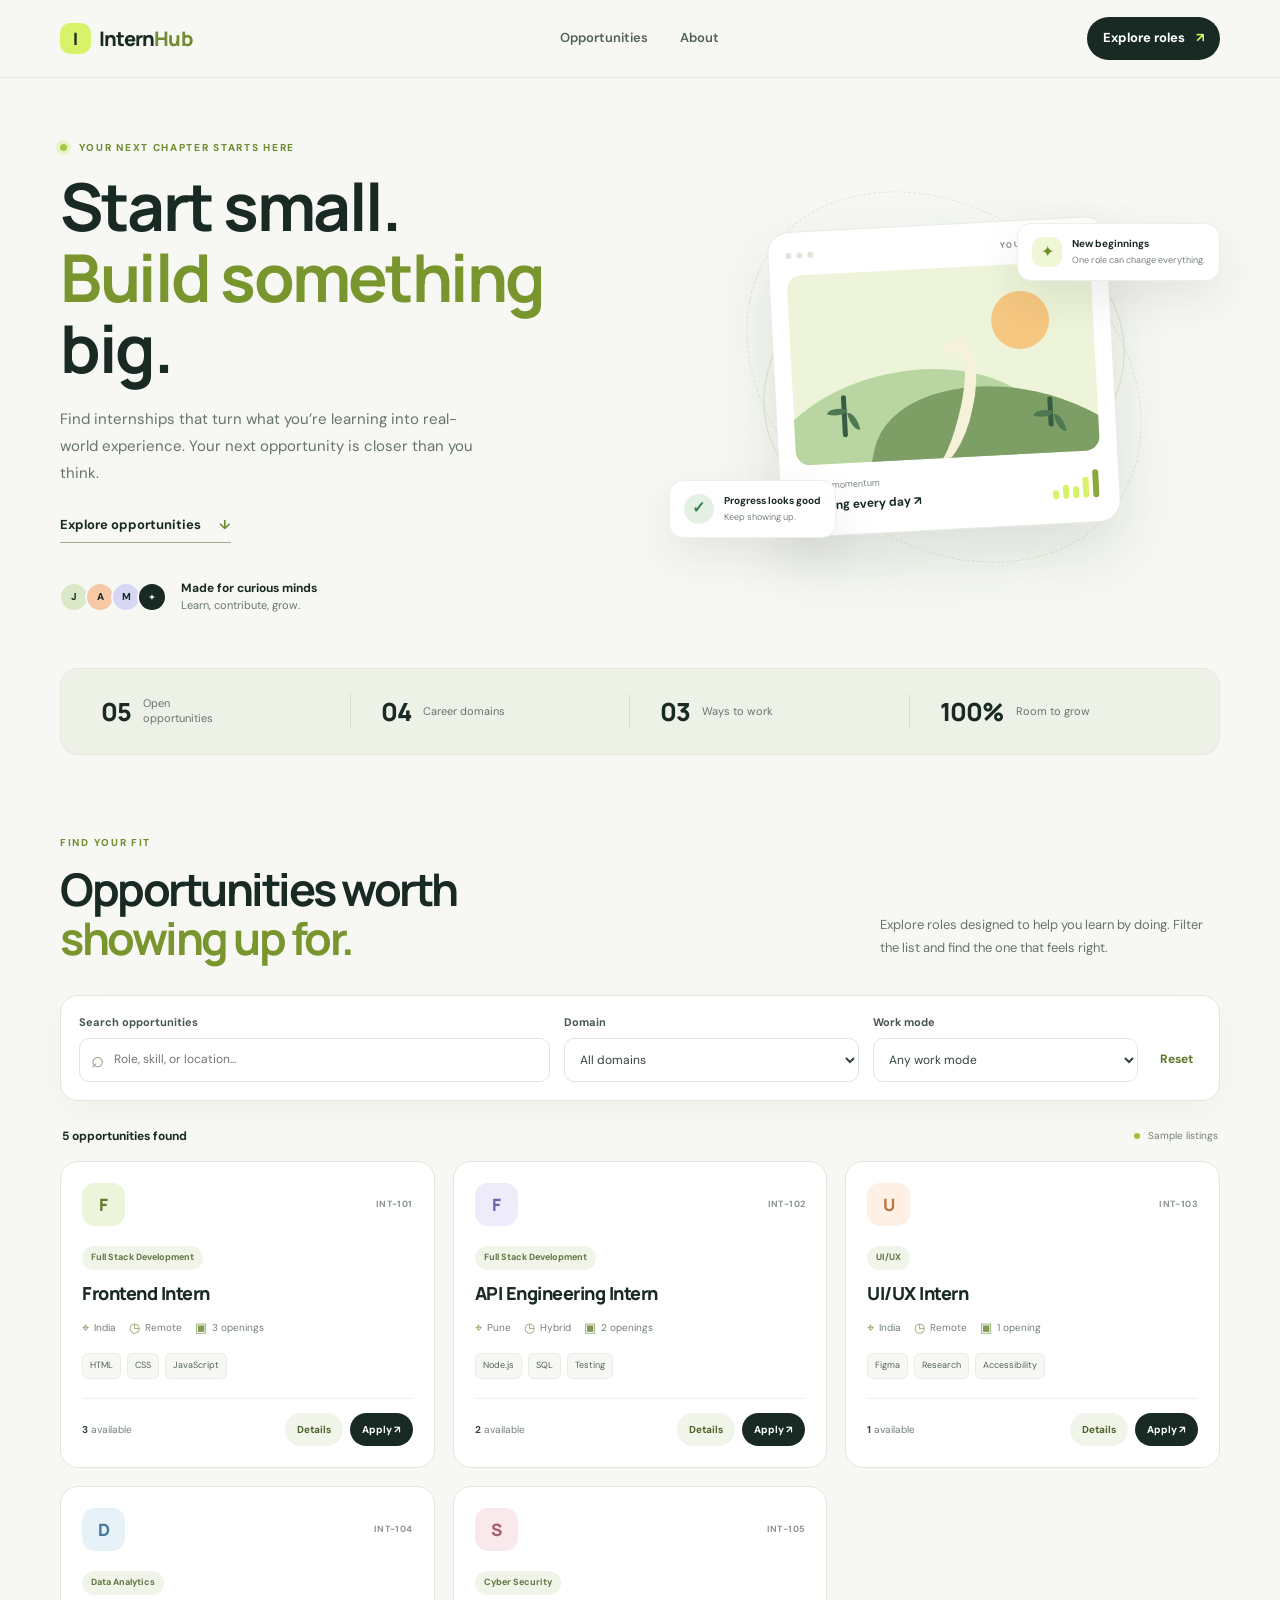
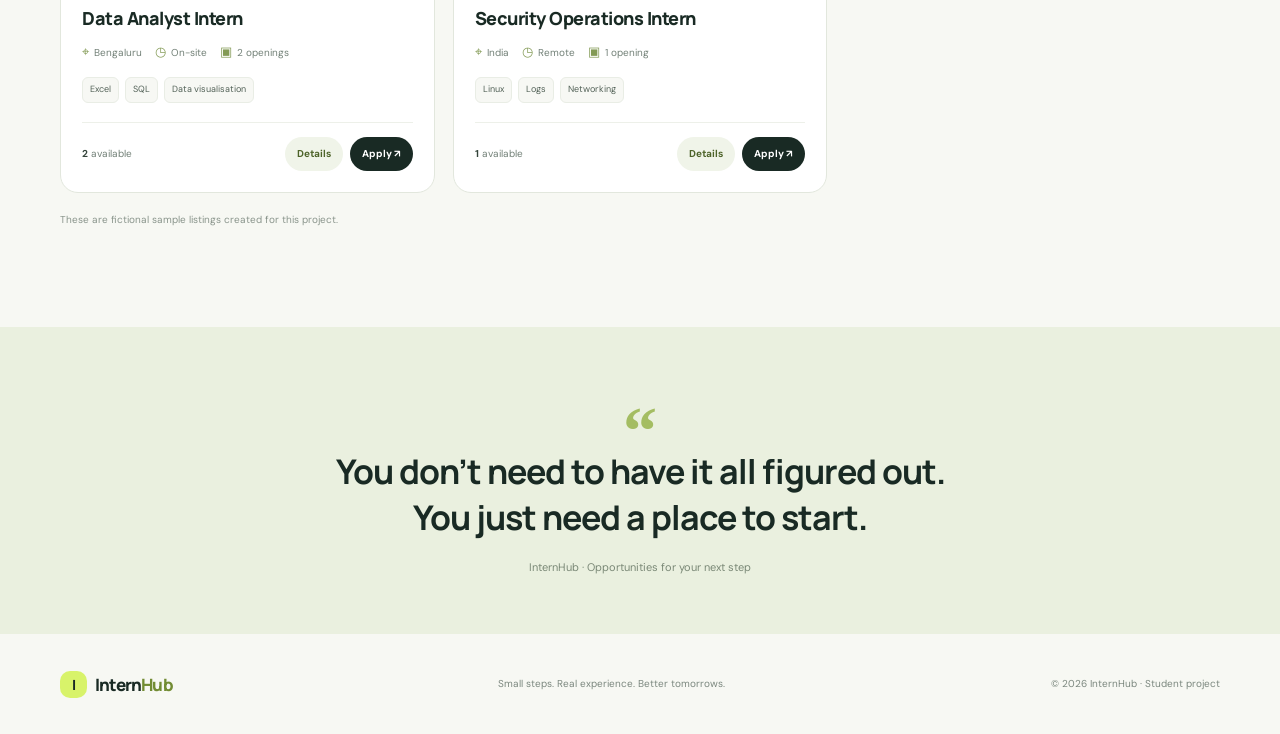
<file: index.html>
<!doctype html>
<html lang="en">
<head>
  <meta charset="utf-8">
  <meta name="viewport" content="width=device-width, initial-scale=1">
  <meta name="description" content="Find your next internship with InternHub. Search roles, filter by domain and work mode, and apply.">
  <title>InternHub — Find your next opportunity</title>
  <link rel="stylesheet" href="internship2.css">
  <script src="web.js" defer></script>
</head>
<body>
  <a class="skip-link" href="#main">Skip to internship listings</a>
  <header class="site-header">
    <div class="nav-wrap">
      <a class="brand" href="#" aria-label="InternHub home"><span class="brand-mark" aria-hidden="true">I</span> Intern<span>Hub</span></a>
      <nav aria-label="Main navigation"><a href="#opportunities">Opportunities</a><a href="#about">About</a></nav>
      <a class="nav-cta" href="#opportunities">Explore roles <span aria-hidden="true">↗</span></a>
    </div>
  </header>

  <main id="main">
    <section class="hero">
      <div class="hero-content">
        <p class="eyebrow"><span class="eyebrow-dot"></span> YOUR NEXT CHAPTER STARTS HERE</p>
        <h1>Start small.<br><span>Build something</span> big.</h1>
        <p class="hero-copy">Find internships that turn what you’re learning into real-world experience. Your next opportunity is closer than you think.</p>
        <a class="hero-link" href="#opportunities">Explore opportunities <span aria-hidden="true">↓</span></a>
        <div class="hero-proof"><div class="avatar-stack" aria-hidden="true"><span>J</span><span>A</span><span>M</span><span>+</span></div><p><strong>Made for curious minds</strong><br><span>Learn, contribute, grow.</span></p></div>
      </div>
      <div class="hero-art" aria-label="Illustration of a career growth dashboard">
        <div class="art-orbit orbit-one"></div><div class="art-orbit orbit-two"></div>
        <div class="floating-note note-top"><span class="note-icon">✦</span><span><strong>New beginnings</strong><small>One role can change everything.</small></span></div>
        <div class="dashboard-card">
          <div class="dash-top"><span class="dash-dot"></span><span class="dash-dot"></span><span class="dash-dot"></span><span class="dash-label">YOUR NEXT MOVE</span></div>
          <div class="dash-illustration"><div class="sun"></div><div class="hill hill-back"></div><div class="hill hill-front"></div><div class="path"></div><div class="plant plant-a"></div><div class="plant plant-b"></div></div>
          <div class="dash-bottom"><div><small>Career momentum</small><strong>Growing every day ↗</strong></div><div class="growth-bars"><i></i><i></i><i></i><i></i><i></i></div></div>
        </div>
        <div class="floating-note note-bottom"><span class="check-bubble">✓</span><span><strong>Progress looks good</strong><small>Keep showing up.</small></span></div>
      </div>
    </section>

    <section class="stats-strip" aria-label="Internship board overview">
      <div><strong id="stat-roles">05</strong><span>Open opportunities</span></div>
      <div><strong>04</strong><span>Career domains</span></div>
      <div><strong>03</strong><span>Ways to work</span></div>
      <div><strong>100%</strong><span>Room to grow</span></div>
    </section>

    <section class="opportunities section-wrap" id="opportunities">
      <div class="section-heading">
        <div><p class="eyebrow">FIND YOUR FIT</p><h2>Opportunities worth<br><span>showing up for.</span></h2></div>
        <p class="section-intro">Explore roles designed to help you learn by doing. Filter the list and find the one that feels right.</p>
      </div>

      <form class="filter-panel" id="filter-form" role="search" aria-label="Search and filter internships">
        <div class="search-field">
          <label for="search-input">Search opportunities</label>
          <div class="input-with-icon"><span aria-hidden="true">⌕</span><input id="search-input" name="q" type="search" placeholder="Role, skill, or location..." autocomplete="off"></div>
        </div>
        <div class="filter-field"><label for="domain-filter">Domain</label>
          <select id="domain-filter" name="domain"><option value="all">All domains</option><option>Full Stack Development</option><option>UI/UX</option><option>Data Analytics</option><option>Cyber Security</option></select>
        </div>
        <div class="filter-field"><label for="mode-filter">Work mode</label>
          <select id="mode-filter" name="mode"><option value="all">Any work mode</option><option>Remote</option><option>Hybrid</option><option>On-site</option></select>
        </div>
        <button class="reset-btn" id="reset-filters" type="button">Reset</button>
      </form>

      <div class="results-row"><p id="results-count" aria-live="polite" aria-atomic="true">Loading opportunities…</p><span class="results-note"><span class="live-dot"></span> Sample listings</span></div>
      <div id="loading-state" class="state-panel"><span class="loader" aria-hidden="true"></span><p>Finding opportunities for you…</p></div>
      <div id="error-state" class="state-panel error-state" hidden><span class="state-symbol" aria-hidden="true">!</span><h3>We couldn’t load the listings</h3><p>Check your connection and try again.</p><button id="retry-button" class="button button-dark" type="button">Try again</button></div>
      <div id="empty-state" class="state-panel" hidden><span class="state-symbol" aria-hidden="true">⌕</span><h3>No matching opportunities</h3><p>Try another keyword or reset your filters to see all roles.</p><button id="empty-reset" class="button button-dark" type="button">Clear filters</button></div>
      <div class="internship-grid" id="internship-list" aria-label="Internship results" aria-busy="true"></div>
      <p class="data-note">These are fictional sample listings created for this project.</p>
    </section>

    <section class="quote-section" id="about"><div class="quote-mark" aria-hidden="true">“</div><blockquote>You don’t need to have it all figured out. You just need a place to start.</blockquote><p>InternHub · Opportunities for your next step</p></section>
  </main>

  <footer class="site-footer"><a class="brand" href="#"><span class="brand-mark" aria-hidden="true">I</span> Intern<span>Hub</span></a><p>Small steps. Real experience. Better tomorrows.</p><span>© 2026 InternHub · Student project</span></footer>

  <dialog id="details-dialog" aria-labelledby="dialog-title">
    <div class="dialog-head"><span class="dialog-kicker">OPPORTUNITY DETAILS</span><button type="button" class="icon-button" id="close-details" aria-label="Close details">×</button></div>
    <div id="dialog-content"></div>
  </dialog>

  <dialog id="apply-dialog" aria-labelledby="apply-title">
    <div class="dialog-head"><span class="dialog-kicker">TAKE THE NEXT STEP</span><button type="button" class="icon-button" id="close-apply" aria-label="Close application form">×</button></div>
    <div class="apply-intro"><p class="eyebrow">APPLICATION</p><h2 id="apply-title">Make your move.</h2><p id="apply-role" class="muted"></p></div>
    <form id="application-form" class="application-form" novalidate>
      <input type="hidden" id="apply-internship-id" name="internshipId">
      <div class="form-field"><label for="applicant-name">Full name <span aria-hidden="true">*</span></label><input id="applicant-name" name="name" autocomplete="name" required minlength="2" maxlength="80"><small class="field-error" id="name-error"></small></div>
      <div class="form-field"><label for="applicant-email">Email address <span aria-hidden="true">*</span></label><input id="applicant-email" name="email" type="email" autocomplete="email" required maxlength="254"><small class="field-error" id="email-error"></small></div>
      <div class="form-field"><label for="portfolio-url">Portfolio or LinkedIn URL <span class="optional">(optional)</span></label><input id="portfolio-url" name="portfolio" type="url" placeholder="https://example.com" autocomplete="url"><small class="field-error" id="portfolio-error"></small></div>
      <p class="form-note">Demo only: your application is saved in this browser, not sent to a company.</p>
      <button class="button button-dark submit-button" type="submit">Submit demo application <span aria-hidden="true">↗</span></button>
      <p id="application-feedback" class="form-feedback" role="status" aria-live="polite"></p>
    </form>
  </dialog>
</body>
</html>
</file>
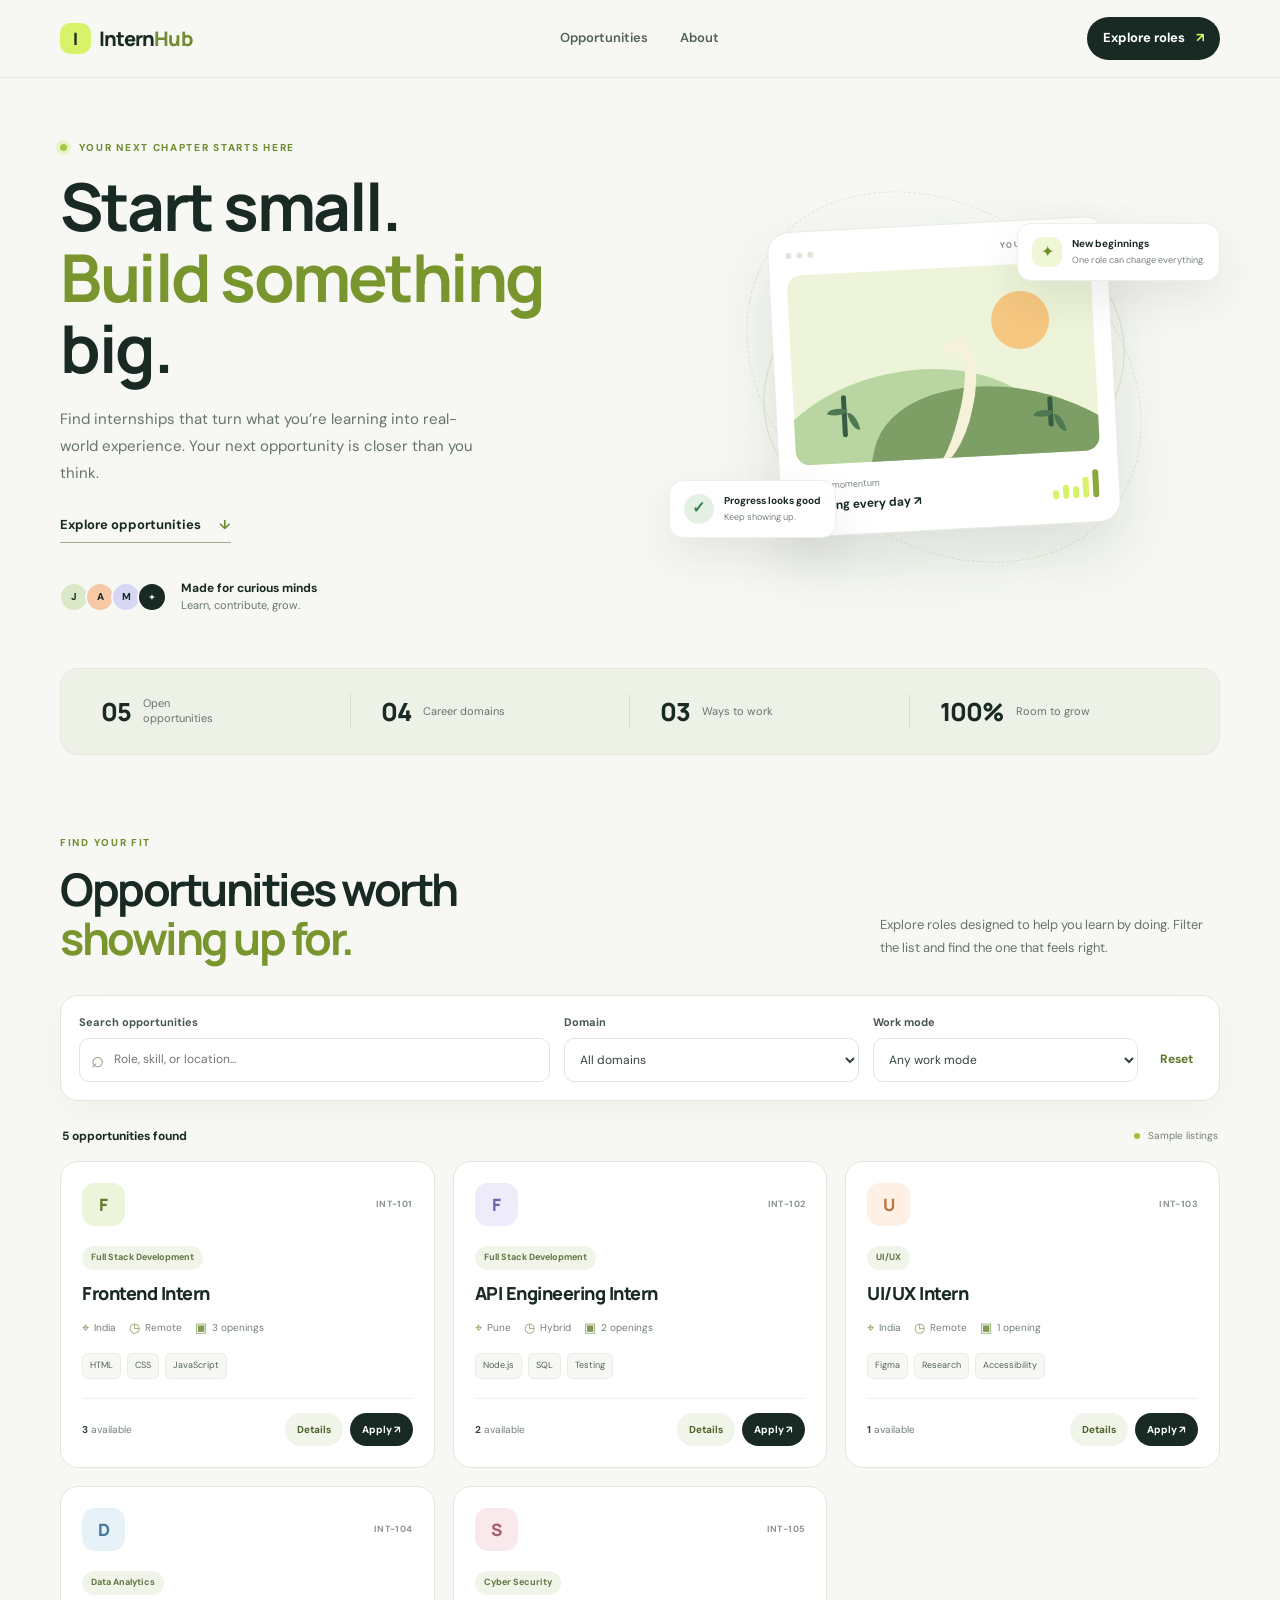
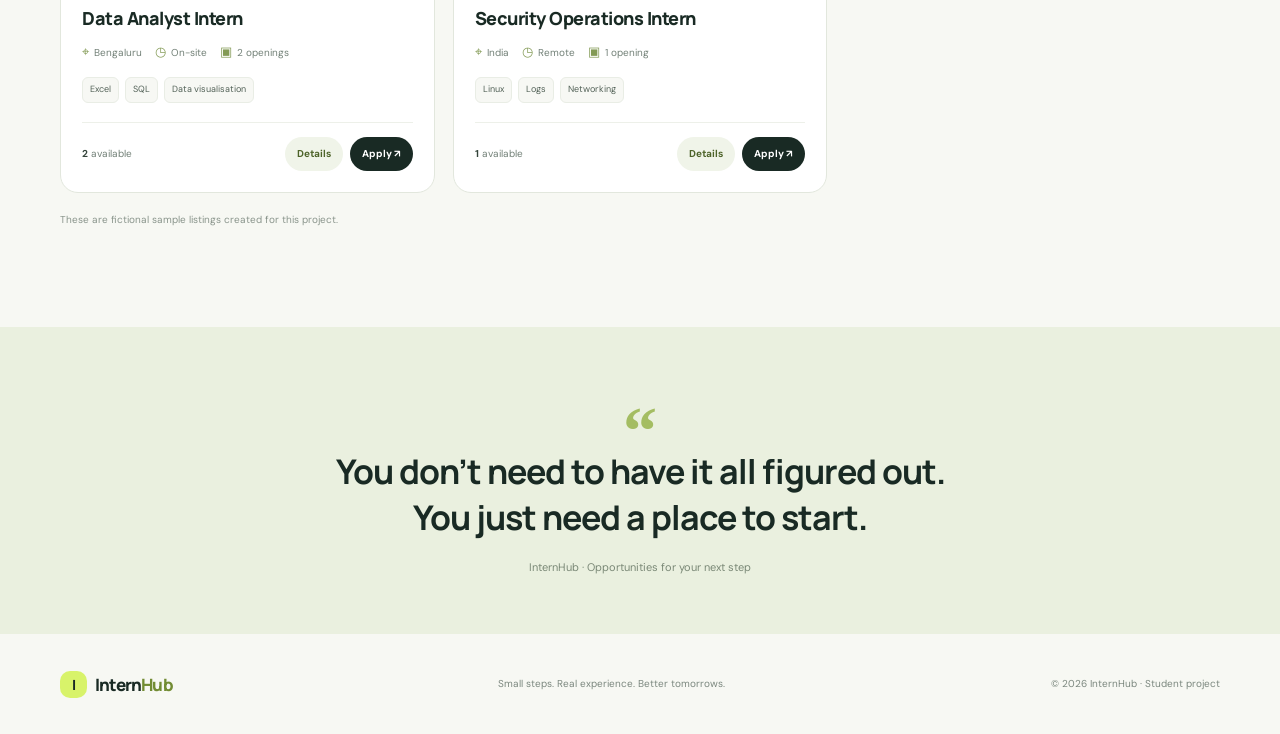
<file: InternHub-Working-Website.html>
<!doctype html>
<html lang="en">
<head>
  <meta charset="utf-8">
  <meta name="viewport" content="width=device-width, initial-scale=1">
  <meta name="description" content="Find your next internship with InternHub. Search roles, filter by domain and work mode, and apply.">
  <title>InternHub — Find your next opportunity</title>

  <style>
@import url('https://fonts.googleapis.com/css2?family=DM+Sans:wght@400;500;600;700&family=Manrope:wght@400;500;600;700;800&display=swap');
:root{--ink:#192a24;--muted:#66746d;--green:#d8f36a;--green-dark:#a5c83d;--paper:#f7f8f3;--white:#fff;--line:#e2e7dd;--orange:#f4a46d;--shadow:0 18px 45px rgba(28,48,37,.09);--radius:22px}
*{box-sizing:border-box}
html{scroll-behavior:smooth;scroll-padding-top:90px}
body{margin:0;background:var(--paper);color:var(--ink);font-family:'DM Sans',Arial,sans-serif;line-height:1.55}
a{color:inherit;text-decoration:none}
button,input,select{font:inherit}
button,a,input,select{outline-offset:4px}
:focus-visible{outline:3px solid #597c22!important;outline-offset:3px}
.skip-link{position:absolute;left:12px;top:-60px;background:var(--ink);color:white;padding:12px 16px;border-radius:10px;z-index:100}
.skip-link:focus{top:12px}
.site-header{height:78px;display:flex;align-items:center;border-bottom:1px solid rgba(25,42,36,.07);background:rgba(247,248,243,.92);position:sticky;top:0;z-index:20;backdrop-filter:blur(14px)}
.nav-wrap{width:min(1160px,calc(100% - 48px));margin:auto;display:flex;align-items:center;justify-content:space-between;gap:24px}
.brand{display:inline-flex;align-items:center;gap:8px;font:800 20px Manrope,sans-serif;letter-spacing:-.8px;white-space:nowrap}
.brand>span:last-child{margin-left:-8px;color:#728c33}
.brand-mark{display:grid;place-items:center;width:31px;height:31px;background:var(--green);border-radius:10px;font-size:17px;color:var(--ink)}
nav{display:flex;gap:32px;color:#526158;font-size:13px;font-weight:600}
nav a:hover,.hero-link:hover{color:#698a1f}
.nav-cta{font-size:13px;font-weight:700;background:var(--ink);color:white;padding:11px 16px;border-radius:999px}
.nav-cta span{color:var(--green);padding-left:8px}
.hero{max-width:1160px;width:calc(100% - 48px);min-height:500px;margin:0 auto;display:grid;grid-template-columns:1.02fr .98fr;align-items:center;gap:35px;padding:62px 0 54px}
.eyebrow{font-size:10px;font-weight:800;letter-spacing:1.7px;color:#718b31;margin:0 0 15px}
.eyebrow-dot{display:inline-block;width:7px;height:7px;border-radius:50%;background:#a7c840;margin-right:8px;box-shadow:0 0 0 4px #e9f3c9}
h1,h2,h3,p{margin-top:0}
h1,h2{font-family:Manrope,Arial,sans-serif;letter-spacing:-2.5px;line-height:1.08}
h1{font-size:clamp(42px,5.2vw,66px);max-width:580px;margin-bottom:22px}
h1 span,h2 span{color:#79952d}
.hero-copy{max-width:430px;color:var(--muted);font-size:15px;line-height:1.8;margin-bottom:25px}
.hero-link{font-weight:700;font-size:13px;border-bottom:1px solid #9cae87;padding-bottom:7px;display:inline-flex;gap:18px}
.hero-link span{color:#718b31}
.hero-proof{display:flex;align-items:center;gap:14px;margin-top:36px}
.avatar-stack{display:flex;padding-left:3px}
.avatar-stack span{width:30px;height:30px;margin-left:-4px;border:2px solid var(--paper);border-radius:50%;display:grid;place-items:center;font-size:10px;font-weight:800;background:#d9e9c7}
.avatar-stack span:nth-child(2){background:#f6c8a6}.avatar-stack span:nth-child(3){background:#d7d7f5}.avatar-stack span:nth-child(4){background:var(--ink);color:white}
.hero-proof p{font-size:11px;line-height:1.5;margin:0}.hero-proof strong{font-size:12px}.hero-proof p span{color:var(--muted)}
.hero-art{height:370px;position:relative;display:grid;place-items:center}
.art-orbit{position:absolute;border:1px solid #dce5d1;border-radius:50%;transform:rotate(-20deg)}
.orbit-one{width:370px;height:285px}.orbit-two{width:430px;height:330px;transform:rotate(38deg);border-style:dashed}
.dashboard-card{position:relative;z-index:2;width:min(340px,82%);background:white;border:1px solid #e8ece4;border-radius:22px;padding:17px;box-shadow:0 28px 65px rgba(39,63,43,.13);transform:rotate(-3deg)}
.dash-top{display:flex;align-items:center;gap:5px}.dash-dot{width:6px;height:6px;background:#dfe5d9;border-radius:50%}.dash-label{margin-left:auto;font-size:8px;font-weight:800;letter-spacing:1.3px;color:#869187}
.dash-illustration{height:190px;margin-top:14px;border-radius:14px;overflow:hidden;position:relative;background:#edf4d9}
.sun{position:absolute;width:58px;height:58px;right:44px;top:27px;border-radius:50%;background:#f6c780}
.hill{position:absolute;width:290px;height:180px;border-radius:50% 50% 0 0;bottom:-92px;transform:rotate(-9deg)}
.hill-back{background:#b9d6a2;left:-35px}.hill-front{background:#7d9e64;right:-60px;bottom:-115px;transform:rotate(15deg)}
.path{position:absolute;left:128px;bottom:-10px;width:52px;height:130px;border-radius:50%;border:12px solid #f6f1d9;border-bottom:0;border-left-color:transparent;transform:rotate(15deg)}
.plant{position:absolute;bottom:26px;width:5px;height:42px;background:#365d41;border-radius:4px;z-index:2}.plant:before,.plant:after{content:"";position:absolute;width:19px;height:9px;background:#4d7851;border-radius:100% 0 100% 0}.plant:before{left:-14px;top:12px;transform:rotate(15deg)}.plant:after{left:2px;top:22px;transform:rotate(80deg)}.plant-a{left:48px}.plant-b{right:45px;height:30px}
.dash-bottom{display:flex;align-items:center;justify-content:space-between;padding:15px 3px 3px}.dash-bottom small{display:block;font-size:9px;color:#7c877d}.dash-bottom strong{font-size:12px;display:block;margin-top:3px}
.growth-bars{display:flex;align-items:end;gap:4px;height:28px}.growth-bars i{display:block;width:6px;border-radius:4px;background:#d8f36a}.growth-bars i:nth-child(1){height:9px}.growth-bars i:nth-child(2){height:14px}.growth-bars i:nth-child(3){height:12px}.growth-bars i:nth-child(4){height:21px}.growth-bars i:nth-child(5){height:28px;background:#8ba83b}
.floating-note{position:absolute;z-index:3;background:white;border:1px solid #edf0e9;box-shadow:var(--shadow);border-radius:14px;padding:12px 14px;display:flex;align-items:center;gap:10px}.floating-note strong,.floating-note small{display:block}.floating-note strong{font-size:10px}.floating-note small{font-size:9px;color:#78837b;margin-top:3px}.note-top{top:31px;right:0}.note-bottom{bottom:24px;left:0}.note-icon,.check-bubble{width:30px;height:30px;border-radius:10px;background:#eff7d6;display:grid;place-items:center;color:#6c8c23;font-size:16px}.check-bubble{background:#e5f0e5;color:#3b8050;border-radius:50%;font-weight:800}
.stats-strip{display:grid;grid-template-columns:repeat(4,1fr);gap:20px;max-width:1160px;width:calc(100% - 48px);margin:0 auto 80px;padding:25px 30px;background:#edf1e6;border:1px solid #e4e9dc;border-radius:18px}
.stats-strip>div{display:flex;align-items:center;gap:12px;border-right:1px solid #d8dfd0;padding-left:10px}.stats-strip>div:last-child{border:0}.stats-strip strong{font:800 25px Manrope,sans-serif;letter-spacing:-1px}.stats-strip span{font-size:11px;line-height:1.4;color:#68756b;max-width:85px}
.section-wrap{max-width:1160px;width:calc(100% - 48px);margin:0 auto}
.section-heading{display:flex;align-items:end;justify-content:space-between;gap:35px;margin-bottom:32px}
h2{font-size:clamp(32px,4vw,45px);margin-bottom:0}
.section-intro{max-width:340px;font-size:13px;color:var(--muted);line-height:1.8;margin:0 0 3px}
.filter-panel{display:grid;grid-template-columns:minmax(210px,1.6fr) minmax(155px,1fr) minmax(145px,.9fr) auto;gap:14px;align-items:end;background:white;padding:18px;border:1px solid var(--line);border-radius:18px;box-shadow:0 10px 30px rgba(28,48,37,.035)}
.search-field,.filter-field{min-width:0}.filter-panel label,.form-field label{display:block;font-size:11px;font-weight:700;margin-bottom:7px;color:#47574c}
.input-with-icon{display:flex;align-items:center;gap:8px;border:1px solid #e1e7dc;border-radius:10px;padding:0 11px;height:44px}.input-with-icon>span{font-size:22px;color:#879a6c;line-height:1}
.input-with-icon input{width:100%;border:0;outline:none!important;min-width:0;background:transparent;font-size:12px;color:var(--ink)}
.input-with-icon:focus-within{border-color:#7f9e37;box-shadow:0 0 0 3px #edf5d9}
select,.form-field input{height:44px;width:100%;border:1px solid #e1e7dc;border-radius:10px;padding:0 11px;background:white;color:#34443a;font-size:12px;min-width:0}
.reset-btn{height:44px;border:0;background:transparent;color:#5f762b;font-size:12px;font-weight:700;cursor:pointer;padding:0 8px}.reset-btn:hover{text-decoration:underline}
.results-row{display:flex;justify-content:space-between;align-items:center;margin:26px 2px 16px}.results-row p{font-size:12px;font-weight:700;margin:0}.results-note{font-size:10px;color:#748075}.live-dot{display:inline-block;width:6px;height:6px;border-radius:50%;background:#9cc13b;margin-right:5px}
.internship-grid{display:grid;grid-template-columns:repeat(3,minmax(0,1fr));gap:18px}
.internship-card{background:white;border:1px solid var(--line);border-radius:18px;padding:21px;display:flex;flex-direction:column;min-height:300px;transition:transform .2s ease,box-shadow .2s ease,border-color .2s ease}
.internship-card:hover{transform:translateY(-4px);box-shadow:var(--shadow);border-color:#d0dcbf}
.card-top{display:flex;align-items:center;justify-content:space-between;gap:10px;margin-bottom:20px}.company-mark{width:43px;height:43px;border-radius:13px;display:grid;place-items:center;font:800 17px Manrope,sans-serif;background:#edf4dc;color:#617d2d}.company-mark.purple{background:#eeebfb;color:#7364a8}.company-mark.orange{background:#fff0e5;color:#ba7540}.company-mark.blue{background:#e6f1f8;color:#477a9a}.company-mark.pink{background:#f9e9ed;color:#a75d71}
.role-id{font-size:9px;color:#8a958c;font-weight:700;letter-spacing:.4px}.domain-pill{display:inline-flex;align-self:flex-start;padding:5px 9px;border-radius:999px;background:#f0f4e9;color:#627744;font-size:9px;font-weight:700;margin-bottom:11px}
.internship-card h3{font:800 18px/1.35 Manrope,sans-serif;letter-spacing:-.5px;margin:0 0 12px}.meta-list{display:flex;flex-wrap:wrap;gap:7px 13px;color:#728077;font-size:10px;margin-bottom:15px}.meta-list span{display:inline-flex;align-items:center;gap:5px}.meta-icon{color:#839a55;font-size:13px}
.skill-list{display:flex;flex-wrap:wrap;gap:6px;margin-bottom:19px}.skill-tag{font-size:9px;color:#536258;background:#f7f8f4;border:1px solid #e9ede5;padding:5px 7px;border-radius:6px}
.card-footer{display:flex;align-items:center;justify-content:space-between;gap:10px;margin-top:auto;padding-top:14px;border-top:1px solid #edf0e9}.opening-count{font-size:10px;color:#728077}.opening-count strong{color:#34443a}.card-actions{display:flex;gap:7px}.button{border:0;border-radius:999px;padding:11px 15px;font-size:11px;font-weight:700;cursor:pointer;display:inline-flex;justify-content:center;align-items:center;gap:10px;transition:background .15s ease,transform .15s ease}.button:hover{transform:translateY(-1px)}.button-dark{background:var(--ink);color:white}.button-dark:hover{background:#2e4b3d}.button-light{background:#f0f4e9;color:#4d6329}.button-light:hover{background:#e3edce}.button-small{padding:9px 12px;font-size:10px}
.state-panel{padding:46px 18px;text-align:center;border:1px dashed #d6dfcd;background:#fbfcf8;border-radius:18px;color:var(--muted)}.state-panel h3{font:800 20px Manrope,sans-serif;color:var(--ink);margin:10px 0}.state-panel p{font-size:12px;margin-bottom:16px}.state-symbol{display:inline-grid;place-items:center;width:44px;height:44px;border-radius:50%;background:#edf4dc;color:#6d8834;font-size:24px;font-weight:700}.error-state .state-symbol{background:#fff0e9;color:#b55d42}.loader{display:inline-block;width:26px;height:26px;border:3px solid #e3e9d9;border-top-color:#87a83b;border-radius:50%;animation:spin .8s linear infinite}.state-panel[hidden]{display:none!important}.data-note{font-size:10px;color:#89948b;margin-top:19px}.error-state .button{margin-top:2px}
.quote-section{margin-top:100px;background:#eaf0df;text-align:center;padding:65px 24px 58px}.quote-mark{font:800 68px Georgia,serif;color:#a4bd62;height:42px}.quote-section blockquote{font:700 clamp(23px,3vw,34px)/1.35 Manrope,sans-serif;letter-spacing:-1px;max-width:670px;margin:15px auto}.quote-section>p{font-size:11px;color:#7a8876;margin:18px 0 0}
.site-footer{max-width:1160px;width:calc(100% - 48px);margin:auto;min-height:100px;display:flex;align-items:center;justify-content:space-between;gap:20px}.site-footer p,.site-footer>span{font-size:10px;color:#7b877e;margin:0}.site-footer .brand{font-size:17px}.site-footer .brand-mark{width:27px;height:27px;font-size:14px}
dialog{border:1px solid #e2e7dd;border-radius:22px;padding:24px;width:min(540px,calc(100% - 28px));max-height:min(88vh,800px);overflow:auto;color:var(--ink);box-shadow:0 30px 100px #16281f35}dialog::backdrop{background:#14251dcc;backdrop-filter:blur(4px)}.dialog-head{display:flex;align-items:center;justify-content:space-between;margin-bottom:22px}.dialog-kicker{font-size:9px;letter-spacing:1.5px;font-weight:800;color:#718b31}.icon-button{border:0;width:35px;height:35px;border-radius:50%;background:#f0f4e9;color:var(--ink);font-size:23px;cursor:pointer;line-height:1}.dialog-role-id{font-size:10px;color:#78847b;font-weight:700}.dialog-title{font:800 27px/1.2 Manrope,sans-serif;letter-spacing:-1px;margin:8px 0 12px}.dialog-description{color:#65736a;font-size:13px;line-height:1.8}.detail-block{padding:17px 0;border-top:1px solid #e9ede5}.detail-block h3{font:800 12px Manrope,sans-serif;margin-bottom:9px}.detail-facts{display:grid;grid-template-columns:repeat(3,1fr);gap:8px}.detail-facts div{padding:12px;background:#f5f7f0;border-radius:10px}.detail-facts small{display:block;color:#7c887d;font-size:9px;margin-bottom:4px}.detail-facts strong{font-size:11px}.dialog-actions{display:flex;gap:10px;margin-top:20px}.dialog-actions .button{flex:1}
.apply-intro h2{font-size:32px;margin-bottom:8px}.apply-intro .muted{color:#6f7c72;font-size:12px}.application-form{display:grid;gap:15px}.form-field input{font-size:13px}.form-field input:focus{border-color:#7f9e37;box-shadow:0 0 0 3px #edf5d9;outline:none}.optional{font-weight:400;color:#89948b}.field-error{display:block;color:#b64c36;font-size:10px;min-height:0;margin-top:4px}.field-error:empty{display:none}.form-note{font-size:10px;line-height:1.6;color:#7b877e;background:#f5f7f0;border-radius:10px;padding:11px;margin:0}.submit-button{width:100%;padding:13px}.form-feedback{font-size:12px;margin:0;color:#35734a}.form-feedback.error{color:#b64c36}
@keyframes spin{to{transform:rotate(360deg)}}
@media(max-width:900px){.hero{min-height:440px;gap:12px}.hero-art{transform:scale(.9)}.filter-panel{grid-template-columns:1.5fr 1fr 1fr}.reset-btn{grid-column:3;justify-self:end;height:28px}.internship-grid{grid-template-columns:repeat(2,minmax(0,1fr))}.stats-strip{margin-bottom:65px}.stats-strip>div{gap:8px;padding-left:0}.stats-strip strong{font-size:22px}}
@media(max-width:650px){.site-header{height:66px}.nav-wrap,.hero,.section-wrap,.stats-strip,.site-footer{width:calc(100% - 36px)}nav{display:none}.nav-cta{font-size:11px;padding:10px 12px}.hero{grid-template-columns:1fr;padding:50px 0 20px;gap:0}.hero-content{position:relative;z-index:4}.hero h1{font-size:clamp(43px,12vw,58px);letter-spacing:-2px}.hero-copy{font-size:13px;max-width:390px}.hero-proof{margin-top:24px}.hero-art{height:290px;margin-top:0;transform:scale(.86);transform-origin:top center;margin-bottom:-30px}.dashboard-card{width:310px}.dash-illustration{height:150px}.orbit-one{width:310px;height:240px}.orbit-two{width:350px;height:280px}.note-top{right:-1px;top:20px}.note-bottom{left:-1px;bottom:8px}.stats-strip{grid-template-columns:repeat(2,1fr);gap:0;margin-bottom:58px;padding:16px 18px}.stats-strip>div{padding:13px 0;border-right:0;border-bottom:1px solid #d8dfd0}.stats-strip>div:nth-child(odd){border-right:1px solid #d8dfd0;padding-right:8px}.stats-strip>div:nth-child(even){padding-left:14px}.stats-strip>div:nth-child(n+3){border-bottom:0}.stats-strip strong{font-size:23px}.section-heading{display:block;margin-bottom:24px}.section-intro{margin-top:17px;font-size:12px}.filter-panel{grid-template-columns:1fr 1fr;padding:14px;gap:13px}.search-field{grid-column:1/-1}.filter-field select{font-size:11px;padding:0 7px}.reset-btn{grid-column:2;justify-self:end;height:28px}.results-row{margin-top:21px}.internship-grid{grid-template-columns:1fr;gap:13px}.internship-card{min-height:0;padding:19px}.quote-section{margin-top:65px;padding:50px 24px}.site-footer{padding:24px 0;display:grid;grid-template-columns:1fr auto;gap:10px}.site-footer p{grid-column:1/-1;grid-row:2}.site-footer>span{grid-column:1/-1;grid-row:3}.detail-facts{grid-template-columns:1fr 1fr}.dialog-actions{flex-direction:column}.dialog-actions .button{width:100%}}
@media(max-width:380px){.nav-wrap,.hero,.section-wrap,.stats-strip,.site-footer{width:calc(100% - 28px)}.brand{font-size:18px}.nav-cta{padding:9px 10px}.hero-art{margin-left:-8px;margin-right:-8px;transform:scale(.78);margin-bottom:-54px}.filter-panel{padding:12px;gap:10px}.internship-card{padding:16px}.card-footer{align-items:flex-start;flex-direction:column}.card-actions{width:100%}.card-actions .button{flex:1}.stats-strip span{font-size:10px}}
@media(prefers-reduced-motion:reduce){*,*::before,*::after{scroll-behavior:auto!important;animation-duration:.01ms!important;animation-iteration-count:1!important;transition-duration:.01ms!important}}

  </style>
</head>
<body>
  <a class="skip-link" href="#main">Skip to internship listings</a>
  <header class="site-header">
    <div class="nav-wrap">
      <a class="brand" href="#" aria-label="InternHub home"><span class="brand-mark" aria-hidden="true">I</span> Intern<span>Hub</span></a>
      <nav aria-label="Main navigation"><a href="#opportunities">Opportunities</a><a href="#about">About</a></nav>
      <a class="nav-cta" href="#opportunities">Explore roles <span aria-hidden="true">↗</span></a>
    </div>
  </header>

  <main id="main">
    <section class="hero">
      <div class="hero-content">
        <p class="eyebrow"><span class="eyebrow-dot"></span> YOUR NEXT CHAPTER STARTS HERE</p>
        <h1>Start small.<br><span>Build something</span> big.</h1>
        <p class="hero-copy">Find internships that turn what you’re learning into real-world experience. Your next opportunity is closer than you think.</p>
        <a class="hero-link" href="#opportunities">Explore opportunities <span aria-hidden="true">↓</span></a>
        <div class="hero-proof"><div class="avatar-stack" aria-hidden="true"><span>J</span><span>A</span><span>M</span><span>+</span></div><p><strong>Made for curious minds</strong><br><span>Learn, contribute, grow.</span></p></div>
      </div>
      <div class="hero-art" aria-label="Illustration of a career growth dashboard">
        <div class="art-orbit orbit-one"></div><div class="art-orbit orbit-two"></div>
        <div class="floating-note note-top"><span class="note-icon">✦</span><span><strong>New beginnings</strong><small>One role can change everything.</small></span></div>
        <div class="dashboard-card">
          <div class="dash-top"><span class="dash-dot"></span><span class="dash-dot"></span><span class="dash-dot"></span><span class="dash-label">YOUR NEXT MOVE</span></div>
          <div class="dash-illustration"><div class="sun"></div><div class="hill hill-back"></div><div class="hill hill-front"></div><div class="path"></div><div class="plant plant-a"></div><div class="plant plant-b"></div></div>
          <div class="dash-bottom"><div><small>Career momentum</small><strong>Growing every day ↗</strong></div><div class="growth-bars"><i></i><i></i><i></i><i></i><i></i></div></div>
        </div>
        <div class="floating-note note-bottom"><span class="check-bubble">✓</span><span><strong>Progress looks good</strong><small>Keep showing up.</small></span></div>
      </div>
    </section>

    <section class="stats-strip" aria-label="Internship board overview">
      <div><strong id="stat-roles">05</strong><span>Open opportunities</span></div>
      <div><strong>04</strong><span>Career domains</span></div>
      <div><strong>03</strong><span>Ways to work</span></div>
      <div><strong>100%</strong><span>Room to grow</span></div>
    </section>

    <section class="opportunities section-wrap" id="opportunities">
      <div class="section-heading">
        <div><p class="eyebrow">FIND YOUR FIT</p><h2>Opportunities worth<br><span>showing up for.</span></h2></div>
        <p class="section-intro">Explore roles designed to help you learn by doing. Filter the list and find the one that feels right.</p>
      </div>

      <form class="filter-panel" id="filter-form" role="search" aria-label="Search and filter internships">
        <div class="search-field">
          <label for="search-input">Search opportunities</label>
          <div class="input-with-icon"><span aria-hidden="true">⌕</span><input id="search-input" name="q" type="search" placeholder="Role, skill, or location..." autocomplete="off"></div>
        </div>
        <div class="filter-field"><label for="domain-filter">Domain</label>
          <select id="domain-filter" name="domain"><option value="all">All domains</option><option>Full Stack Development</option><option>UI/UX</option><option>Data Analytics</option><option>Cyber Security</option></select>
        </div>
        <div class="filter-field"><label for="mode-filter">Work mode</label>
          <select id="mode-filter" name="mode"><option value="all">Any work mode</option><option>Remote</option><option>Hybrid</option><option>On-site</option></select>
        </div>
        <button class="reset-btn" id="reset-filters" type="button">Reset</button>
      </form>

      <div class="results-row"><p id="results-count" aria-live="polite" aria-atomic="true">Loading opportunities…</p><span class="results-note"><span class="live-dot"></span> Sample listings</span></div>
      <div id="loading-state" class="state-panel"><span class="loader" aria-hidden="true"></span><p>Finding opportunities for you…</p></div>
      <div id="error-state" class="state-panel error-state" hidden><span class="state-symbol" aria-hidden="true">!</span><h3>We couldn’t load the listings</h3><p>Check your connection and try again.</p><button id="retry-button" class="button button-dark" type="button">Try again</button></div>
      <div id="empty-state" class="state-panel" hidden><span class="state-symbol" aria-hidden="true">⌕</span><h3>No matching opportunities</h3><p>Try another keyword or reset your filters to see all roles.</p><button id="empty-reset" class="button button-dark" type="button">Clear filters</button></div>
      <div class="internship-grid" id="internship-list" aria-label="Internship results" aria-busy="true"></div>
      <p class="data-note">These are fictional sample listings created for this project.</p>
    </section>

    <section class="quote-section" id="about"><div class="quote-mark" aria-hidden="true">“</div><blockquote>You don’t need to have it all figured out. You just need a place to start.</blockquote><p>InternHub · Opportunities for your next step</p></section>
  </main>

  <footer class="site-footer"><a class="brand" href="#"><span class="brand-mark" aria-hidden="true">I</span> Intern<span>Hub</span></a><p>Small steps. Real experience. Better tomorrows.</p><span>© 2026 InternHub · Student project</span></footer>

  <dialog id="details-dialog" aria-labelledby="dialog-title">
    <div class="dialog-head"><span class="dialog-kicker">OPPORTUNITY DETAILS</span><button type="button" class="icon-button" id="close-details" aria-label="Close details">×</button></div>
    <div id="dialog-content"></div>
  </dialog>

  <dialog id="apply-dialog" aria-labelledby="apply-title">
    <div class="dialog-head"><span class="dialog-kicker">TAKE THE NEXT STEP</span><button type="button" class="icon-button" id="close-apply" aria-label="Close application form">×</button></div>
    <div class="apply-intro"><p class="eyebrow">APPLICATION</p><h2 id="apply-title">Make your move.</h2><p id="apply-role" class="muted"></p></div>
    <form id="application-form" class="application-form" novalidate>
      <input type="hidden" id="apply-internship-id" name="internshipId">
      <div class="form-field"><label for="applicant-name">Full name <span aria-hidden="true">*</span></label><input id="applicant-name" name="name" autocomplete="name" required minlength="2" maxlength="80"><small class="field-error" id="name-error"></small></div>
      <div class="form-field"><label for="applicant-email">Email address <span aria-hidden="true">*</span></label><input id="applicant-email" name="email" type="email" autocomplete="email" required maxlength="254"><small class="field-error" id="email-error"></small></div>
      <div class="form-field"><label for="portfolio-url">Portfolio or LinkedIn URL <span class="optional">(optional)</span></label><input id="portfolio-url" name="portfolio" type="url" placeholder="https://example.com" autocomplete="url"><small class="field-error" id="portfolio-error"></small></div>
      <p class="form-note">Demo only: your application is saved in this browser, not sent to a company.</p>
      <button class="button button-dark submit-button" type="submit">Submit demo application <span aria-hidden="true">↗</span></button>
      <p id="application-feedback" class="form-feedback" role="status" aria-live="polite"></p>
    </form>
  </dialog>
  <script>
const list = document.getElementById("internship-list");
const searchInput = document.getElementById("search-input");
const domainFilter = document.getElementById("domain-filter");
const modeFilter = document.getElementById("mode-filter");
const resultsCount = document.getElementById("results-count");
const loadingState = document.getElementById("loading-state");
const errorState = document.getElementById("error-state");
const emptyState = document.getElementById("empty-state");
const filterForm = document.getElementById("filter-form");
const detailsDialog = document.getElementById("details-dialog");
const applyDialog = document.getElementById("apply-dialog");
const dialogContent = document.getElementById("dialog-content");
const applicationForm = document.getElementById("application-form");

let internships = [];
let activeInternship = null;
const markStyles = ["", "purple", "orange", "blue", "pink"];
const icons = { "Full Stack Development": "F", "UI/UX": "U", "Data Analytics": "D", "Cyber Security": "S" };

function setLoading(isLoading) {
  loadingState.hidden = !isLoading;
  list.setAttribute("aria-busy", String(isLoading));
}

function setError(message = "We couldn’t load the listings. Check your connection and try again.") {
  setLoading(false);
  list.replaceChildren();
  emptyState.hidden = true;
  errorState.hidden = false;
  errorState.querySelector("p").textContent = message;
  resultsCount.textContent = "Listings unavailable";
}

async function loadInternships() {
  setLoading(true);
  errorState.hidden = true;
  emptyState.hidden = true;
  resultsCount.textContent = "Loading opportunities…";
  try {
    // Embedded sample data means this single-file version also works from file://.
    const records = [
  {
    "id": "INT-101",
    "title": "Frontend Intern",
    "domain": "Full Stack Development",
    "mode": "Remote",
    "location": "India",
    "skills": [
      "HTML",
      "CSS",
      "JavaScript"
    ],
    "openings": 3
  },
  {
    "id": "INT-102",
    "title": "API Engineering Intern",
    "domain": "Full Stack Development",
    "mode": "Hybrid",
    "location": "Pune",
    "skills": [
      "Node.js",
      "SQL",
      "Testing"
    ],
    "openings": 2
  },
  {
    "id": "INT-103",
    "title": "UI/UX Intern",
    "domain": "UI/UX",
    "mode": "Remote",
    "location": "India",
    "skills": [
      "Figma",
      "Research",
      "Accessibility"
    ],
    "openings": 1
  },
  {
    "id": "INT-104",
    "title": "Data Analyst Intern",
    "domain": "Data Analytics",
    "mode": "On-site",
    "location": "Bengaluru",
    "skills": [
      "Excel",
      "SQL",
      "Data visualisation"
    ],
    "openings": 2
  },
  {
    "id": "INT-105",
    "title": "Security Operations Intern",
    "domain": "Cyber Security",
    "mode": "Remote",
    "location": "India",
    "skills": [
      "Linux",
      "Logs",
      "Networking"
    ],
    "openings": 1
  }
];
    if (!Array.isArray(records) || records.some((item) =>
      !item.id || !item.title || !item.domain || !item.mode ||
      !item.location || !Array.isArray(item.skills) || !Number.isInteger(item.openings)
    )) {
      throw new Error("The internship data is not in the expected format.");
    }
    internships = records;
    document.getElementById("stat-roles").textContent = String(internships.length).padStart(2, "0");
    setLoading(false);
    renderInternships();
  } catch (error) {
    setError();
  }
}

function getFilteredInternships() {
  const query = searchInput.value.trim().toLocaleLowerCase();
  const domain = domainFilter.value;
  const mode = modeFilter.value;
  return internships.filter((item) => {
    const searchable = [item.id, item.title, item.domain, item.mode, item.location, ...item.skills].join(" ").toLocaleLowerCase();
    return (!query || searchable.includes(query)) &&
      (domain === "all" || item.domain === domain) &&
      (mode === "all" || item.mode === mode);
  });
}

function renderInternships() {
  const filtered = getFilteredInternships();
  list.replaceChildren();
  errorState.hidden = true;
  emptyState.hidden = filtered.length !== 0;
  list.hidden = filtered.length === 0;
  resultsCount.textContent = `${filtered.length} ${filtered.length === 1 ? "opportunity" : "opportunities"} found`;
  filtered.forEach((item) => list.appendChild(createCard(item)));
  list.setAttribute("aria-busy", "false");
}

function createCard(item) {
  const card = document.createElement("article");
  card.className = "internship-card";
  const top = document.createElement("div");
  top.className = "card-top";
  const mark = document.createElement("div");
  mark.className = `company-mark ${markStyles[internships.indexOf(item) % markStyles.length]}`;
  mark.setAttribute("aria-hidden", "true");
  mark.textContent = icons[item.domain] || item.title.charAt(0);
  const id = document.createElement("span");
  id.className = "role-id";
  id.textContent = item.id;
  top.append(mark, id);

  const domain = document.createElement("span");
  domain.className = "domain-pill";
  domain.textContent = item.domain;
  const title = document.createElement("h3");
  title.textContent = item.title;
  const meta = document.createElement("div");
  meta.className = "meta-list";
  meta.append(
    makeMeta("⌖", item.location),
    makeMeta("◷", item.mode),
    makeMeta("▣", `${item.openings} ${item.openings === 1 ? "opening" : "openings"}`)
  );
  const skills = document.createElement("div");
  skills.className = "skill-list";
  item.skills.forEach((skill) => {
    const tag = document.createElement("span");
    tag.className = "skill-tag";
    tag.textContent = skill;
    skills.appendChild(tag);
  });
  const footer = document.createElement("div");
  footer.className = "card-footer";
  const opening = document.createElement("span");
  opening.className = "opening-count";
  opening.innerHTML = `<strong>${item.openings}</strong> available`;
  const actions = document.createElement("div");
  actions.className = "card-actions";
  const details = document.createElement("button");
  details.className = "button button-light button-small";
  details.type = "button";
  details.textContent = "Details";
  details.setAttribute("aria-label", `View details for ${item.title}`);
  details.addEventListener("click", () => openDetails(item));
  const apply = document.createElement("button");
  apply.className = "button button-dark button-small";
  apply.type = "button";
  apply.textContent = "Apply ↗";
  apply.setAttribute("aria-label", `Apply for ${item.title}`);
  apply.addEventListener("click", () => openApplication(item));
  actions.append(details, apply);
  footer.append(opening, actions);
  card.append(top, domain, title, meta, skills, footer);
  return card;
}

function makeMeta(symbol, text) {
  const span = document.createElement("span");
  const icon = document.createElement("span");
  icon.className = "meta-icon";
  icon.setAttribute("aria-hidden", "true");
  icon.textContent = symbol;
  span.append(icon, document.createTextNode(text));
  return span;
}

function openDetails(item) {
  activeInternship = item;
  dialogContent.replaceChildren();
  const id = document.createElement("span");
  id.className = "dialog-role-id";
  id.textContent = item.id;
  const title = document.createElement("h2");
  title.className = "dialog-title";
  title.id = "dialog-title";
  title.textContent = item.title;
  const domain = document.createElement("span");
  domain.className = "domain-pill";
  domain.textContent = item.domain;
  const description = document.createElement("p");
  description.className = "dialog-description";
  description.textContent = `Build practical experience in ${item.domain.toLowerCase()} while working with ${item.skills.join(", ")}. This sample listing is a starting point for learning and professional growth.`;
  const facts = document.createElement("div");
  facts.className = "detail-block";
  facts.innerHTML = "<h3>Role overview</h3>";
  const factGrid = document.createElement("div");
  factGrid.className = "detail-facts";
  [["Work mode", item.mode], ["Location", item.location], ["Openings", String(item.openings)]].forEach(([label, value]) => {
    const box = document.createElement("div");
    const small = document.createElement("small");
    small.textContent = label;
    const strong = document.createElement("strong");
    strong.textContent = value;
    box.append(small, strong);
    factGrid.appendChild(box);
  });
  facts.appendChild(factGrid);
  const skillBlock = document.createElement("div");
  skillBlock.className = "detail-block";
  const skillHeading = document.createElement("h3");
  skillHeading.textContent = "Skills you’ll explore";
  const skills = document.createElement("div");
  skills.className = "skill-list";
  item.skills.forEach((skill) => {
    const tag = document.createElement("span");
    tag.className = "skill-tag";
    tag.textContent = skill;
    skills.appendChild(tag);
  });
  skillBlock.append(skillHeading, skills);
  const actions = document.createElement("div");
  actions.className = "dialog-actions";
  const close = document.createElement("button");
  close.type = "button";
  close.className = "button button-light";
  close.textContent = "Close";
  close.addEventListener("click", () => detailsDialog.close());
  const apply = document.createElement("button");
  apply.type = "button";
  apply.className = "button button-dark";
  apply.textContent = "Apply for this role ↗";
  apply.addEventListener("click", () => {
    detailsDialog.close();
    openApplication(item);
  });
  actions.append(close, apply);
  dialogContent.append(id, title, domain, description, facts, skillBlock, actions);
  detailsDialog.showModal();
}

function openApplication(item) {
  activeInternship = item;
  applicationForm.reset();
  clearFormErrors();
  document.getElementById("apply-internship-id").value = item.id;
  document.getElementById("apply-role").textContent = `${item.title} · ${item.id}`;
  document.getElementById("application-feedback").textContent = "";
  document.getElementById("application-feedback").className = "form-feedback";
  applyDialog.showModal();
  document.getElementById("applicant-name").focus();
}

function clearFormErrors() {
  ["name", "email", "portfolio"].forEach((field) => {
    document.getElementById(`${field}-error`).textContent = "";
    const input = document.getElementById(field === "name" ? "applicant-name" : field === "email" ? "applicant-email" : "portfolio-url");
    input.removeAttribute("aria-invalid");
  });
}

function showFieldError(field, message) {
  const inputId = field === "name" ? "applicant-name" : field === "email" ? "applicant-email" : "portfolio-url";
  document.getElementById(`${field}-error`).textContent = message;
  document.getElementById(inputId).setAttribute("aria-invalid", "true");
}

function isSafeHttpUrl(value) {
  if (!value) return true;
  try {
    const parsed = new URL(value);
    return ["https:", "http:"].includes(parsed.protocol) && Boolean(parsed.hostname) && !parsed.username && !parsed.password;
  } catch {
    return false;
  }
}

applicationForm.addEventListener("submit", (event) => {
  event.preventDefault();
  clearFormErrors();
  const name = document.getElementById("applicant-name").value.trim();
  const email = document.getElementById("applicant-email").value.trim();
  const portfolio = document.getElementById("portfolio-url").value.trim();
  const internshipId = document.getElementById("apply-internship-id").value;
  let valid = true;
  if (name.length < 2) { showFieldError("name", "Please enter your full name (at least 2 characters)."); valid = false; }
  if (!/^[^\s@]+@[^\s@]+\.[^\s@]+$/.test(email)) { showFieldError("email", "Enter a valid email address, such as name@example.com."); valid = false; }
  if (portfolio && !isSafeHttpUrl(portfolio)) { showFieldError("portfolio", "Use a valid http:// or https:// URL."); valid = false; }
  if (!valid) {
    const firstInvalid = applicationForm.querySelector('[aria-invalid="true"]');
    if (firstInvalid) firstInvalid.focus();
    return;
  }
  const storageKey = "internhub-demo-applications";
  let applications = [];
  try { applications = JSON.parse(localStorage.getItem(storageKey) || "[]"); } catch { applications = []; }
  const duplicate = applications.some((app) => app.internshipId === internshipId && app.email.toLowerCase() === email.toLowerCase());
  const feedback = document.getElementById("application-feedback");
  if (duplicate) {
    feedback.textContent = "A demo application with this email already exists for this role.";
    feedback.className = "form-feedback error";
    return;
  }
  applications.push({ internshipId, email: email.toLowerCase(), submittedAt: new Date().toISOString() });
  try { localStorage.setItem(storageKey, JSON.stringify(applications)); } catch {}
  applicationForm.querySelector(".submit-button").disabled = true;
  applicationForm.querySelector(".submit-button").textContent = "Demo application saved ✓";
  feedback.textContent = "Success! Your demo application was saved in this browser. It has not been sent to an employer.";
  feedback.className = "form-feedback";
});

applicationForm.addEventListener("input", (event) => {
  const field = event.target.id === "applicant-name" ? "name" : event.target.id === "applicant-email" ? "email" : event.target.id === "portfolio-url" ? "portfolio" : null;
  if (field) {
    document.getElementById(`${field}-error`).textContent = "";
    event.target.removeAttribute("aria-invalid");
  }
});

function resetFilters() {
  searchInput.value = "";
  domainFilter.value = "all";
  modeFilter.value = "all";
  renderInternships();
  searchInput.focus();
}

searchInput.addEventListener("input", renderInternships);
domainFilter.addEventListener("change", renderInternships);
modeFilter.addEventListener("change", renderInternships);
filterForm.addEventListener("submit", (event) => event.preventDefault());
document.getElementById("reset-filters").addEventListener("click", resetFilters);
document.getElementById("empty-reset").addEventListener("click", resetFilters);
document.getElementById("retry-button").addEventListener("click", loadInternships);
document.getElementById("close-details").addEventListener("click", () => detailsDialog.close());
document.getElementById("close-apply").addEventListener("click", () => applyDialog.close());
[detailsDialog, applyDialog].forEach((dialog) => {
  dialog.addEventListener("click", (event) => {
    if (event.target === dialog) dialog.close();
  });
  dialog.addEventListener("close", () => {
    if (dialog === applyDialog) {
      const submit = applicationForm.querySelector(".submit-button");
      submit.disabled = false;
      submit.innerHTML = 'Submit demo application <span aria-hidden="true">↗</span>';
    }
  });
});

loadInternships();

  </script>
</body>
</html>
</file>
<file: internship2.css>
@import url('https://fonts.googleapis.com/css2?family=DM+Sans:wght@400;500;600;700&family=Manrope:wght@400;500;600;700;800&display=swap');
:root{--ink:#192a24;--muted:#66746d;--green:#d8f36a;--green-dark:#a5c83d;--paper:#f7f8f3;--white:#fff;--line:#e2e7dd;--orange:#f4a46d;--shadow:0 18px 45px rgba(28,48,37,.09);--radius:22px}
*{box-sizing:border-box}
html{scroll-behavior:smooth;scroll-padding-top:90px}
body{margin:0;background:var(--paper);color:var(--ink);font-family:'DM Sans',Arial,sans-serif;line-height:1.55}
a{color:inherit;text-decoration:none}
button,input,select{font:inherit}
button,a,input,select{outline-offset:4px}
:focus-visible{outline:3px solid #597c22!important;outline-offset:3px}
.skip-link{position:absolute;left:12px;top:-60px;background:var(--ink);color:white;padding:12px 16px;border-radius:10px;z-index:100}
.skip-link:focus{top:12px}
.site-header{height:78px;display:flex;align-items:center;border-bottom:1px solid rgba(25,42,36,.07);background:rgba(247,248,243,.92);position:sticky;top:0;z-index:20;backdrop-filter:blur(14px)}
.nav-wrap{width:min(1160px,calc(100% - 48px));margin:auto;display:flex;align-items:center;justify-content:space-between;gap:24px}
.brand{display:inline-flex;align-items:center;gap:8px;font:800 20px Manrope,sans-serif;letter-spacing:-.8px;white-space:nowrap}
.brand>span:last-child{margin-left:-8px;color:#728c33}
.brand-mark{display:grid;place-items:center;width:31px;height:31px;background:var(--green);border-radius:10px;font-size:17px;color:var(--ink)}
nav{display:flex;gap:32px;color:#526158;font-size:13px;font-weight:600}
nav a:hover,.hero-link:hover{color:#698a1f}
.nav-cta{font-size:13px;font-weight:700;background:var(--ink);color:white;padding:11px 16px;border-radius:999px}
.nav-cta span{color:var(--green);padding-left:8px}
.hero{max-width:1160px;width:calc(100% - 48px);min-height:500px;margin:0 auto;display:grid;grid-template-columns:1.02fr .98fr;align-items:center;gap:35px;padding:62px 0 54px}
.eyebrow{font-size:10px;font-weight:800;letter-spacing:1.7px;color:#718b31;margin:0 0 15px}
.eyebrow-dot{display:inline-block;width:7px;height:7px;border-radius:50%;background:#a7c840;margin-right:8px;box-shadow:0 0 0 4px #e9f3c9}
h1,h2,h3,p{margin-top:0}
h1,h2{font-family:Manrope,Arial,sans-serif;letter-spacing:-2.5px;line-height:1.08}
h1{font-size:clamp(42px,5.2vw,66px);max-width:580px;margin-bottom:22px}
h1 span,h2 span{color:#79952d}
.hero-copy{max-width:430px;color:var(--muted);font-size:15px;line-height:1.8;margin-bottom:25px}
.hero-link{font-weight:700;font-size:13px;border-bottom:1px solid #9cae87;padding-bottom:7px;display:inline-flex;gap:18px}
.hero-link span{color:#718b31}
.hero-proof{display:flex;align-items:center;gap:14px;margin-top:36px}
.avatar-stack{display:flex;padding-left:3px}
.avatar-stack span{width:30px;height:30px;margin-left:-4px;border:2px solid var(--paper);border-radius:50%;display:grid;place-items:center;font-size:10px;font-weight:800;background:#d9e9c7}
.avatar-stack span:nth-child(2){background:#f6c8a6}.avatar-stack span:nth-child(3){background:#d7d7f5}.avatar-stack span:nth-child(4){background:var(--ink);color:white}
.hero-proof p{font-size:11px;line-height:1.5;margin:0}.hero-proof strong{font-size:12px}.hero-proof p span{color:var(--muted)}
.hero-art{height:370px;position:relative;display:grid;place-items:center}
.art-orbit{position:absolute;border:1px solid #dce5d1;border-radius:50%;transform:rotate(-20deg)}
.orbit-one{width:370px;height:285px}.orbit-two{width:430px;height:330px;transform:rotate(38deg);border-style:dashed}
.dashboard-card{position:relative;z-index:2;width:min(340px,82%);background:white;border:1px solid #e8ece4;border-radius:22px;padding:17px;box-shadow:0 28px 65px rgba(39,63,43,.13);transform:rotate(-3deg)}
.dash-top{display:flex;align-items:center;gap:5px}.dash-dot{width:6px;height:6px;background:#dfe5d9;border-radius:50%}.dash-label{margin-left:auto;font-size:8px;font-weight:800;letter-spacing:1.3px;color:#869187}
.dash-illustration{height:190px;margin-top:14px;border-radius:14px;overflow:hidden;position:relative;background:#edf4d9}
.sun{position:absolute;width:58px;height:58px;right:44px;top:27px;border-radius:50%;background:#f6c780}
.hill{position:absolute;width:290px;height:180px;border-radius:50% 50% 0 0;bottom:-92px;transform:rotate(-9deg)}
.hill-back{background:#b9d6a2;left:-35px}.hill-front{background:#7d9e64;right:-60px;bottom:-115px;transform:rotate(15deg)}
.path{position:absolute;left:128px;bottom:-10px;width:52px;height:130px;border-radius:50%;border:12px solid #f6f1d9;border-bottom:0;border-left-color:transparent;transform:rotate(15deg)}
.plant{position:absolute;bottom:26px;width:5px;height:42px;background:#365d41;border-radius:4px;z-index:2}.plant:before,.plant:after{content:"";position:absolute;width:19px;height:9px;background:#4d7851;border-radius:100% 0 100% 0}.plant:before{left:-14px;top:12px;transform:rotate(15deg)}.plant:after{left:2px;top:22px;transform:rotate(80deg)}.plant-a{left:48px}.plant-b{right:45px;height:30px}
.dash-bottom{display:flex;align-items:center;justify-content:space-between;padding:15px 3px 3px}.dash-bottom small{display:block;font-size:9px;color:#7c877d}.dash-bottom strong{font-size:12px;display:block;margin-top:3px}
.growth-bars{display:flex;align-items:end;gap:4px;height:28px}.growth-bars i{display:block;width:6px;border-radius:4px;background:#d8f36a}.growth-bars i:nth-child(1){height:9px}.growth-bars i:nth-child(2){height:14px}.growth-bars i:nth-child(3){height:12px}.growth-bars i:nth-child(4){height:21px}.growth-bars i:nth-child(5){height:28px;background:#8ba83b}
.floating-note{position:absolute;z-index:3;background:white;border:1px solid #edf0e9;box-shadow:var(--shadow);border-radius:14px;padding:12px 14px;display:flex;align-items:center;gap:10px}.floating-note strong,.floating-note small{display:block}.floating-note strong{font-size:10px}.floating-note small{font-size:9px;color:#78837b;margin-top:3px}.note-top{top:31px;right:0}.note-bottom{bottom:24px;left:0}.note-icon,.check-bubble{width:30px;height:30px;border-radius:10px;background:#eff7d6;display:grid;place-items:center;color:#6c8c23;font-size:16px}.check-bubble{background:#e5f0e5;color:#3b8050;border-radius:50%;font-weight:800}
.stats-strip{display:grid;grid-template-columns:repeat(4,1fr);gap:20px;max-width:1160px;width:calc(100% - 48px);margin:0 auto 80px;padding:25px 30px;background:#edf1e6;border:1px solid #e4e9dc;border-radius:18px}
.stats-strip>div{display:flex;align-items:center;gap:12px;border-right:1px solid #d8dfd0;padding-left:10px}.stats-strip>div:last-child{border:0}.stats-strip strong{font:800 25px Manrope,sans-serif;letter-spacing:-1px}.stats-strip span{font-size:11px;line-height:1.4;color:#68756b;max-width:85px}
.section-wrap{max-width:1160px;width:calc(100% - 48px);margin:0 auto}
.section-heading{display:flex;align-items:end;justify-content:space-between;gap:35px;margin-bottom:32px}
h2{font-size:clamp(32px,4vw,45px);margin-bottom:0}
.section-intro{max-width:340px;font-size:13px;color:var(--muted);line-height:1.8;margin:0 0 3px}
.filter-panel{display:grid;grid-template-columns:minmax(210px,1.6fr) minmax(155px,1fr) minmax(145px,.9fr) auto;gap:14px;align-items:end;background:white;padding:18px;border:1px solid var(--line);border-radius:18px;box-shadow:0 10px 30px rgba(28,48,37,.035)}
.search-field,.filter-field{min-width:0}.filter-panel label,.form-field label{display:block;font-size:11px;font-weight:700;margin-bottom:7px;color:#47574c}
.input-with-icon{display:flex;align-items:center;gap:8px;border:1px solid #e1e7dc;border-radius:10px;padding:0 11px;height:44px}.input-with-icon>span{font-size:22px;color:#879a6c;line-height:1}
.input-with-icon input{width:100%;border:0;outline:none!important;min-width:0;background:transparent;font-size:12px;color:var(--ink)}
.input-with-icon:focus-within{border-color:#7f9e37;box-shadow:0 0 0 3px #edf5d9}
select,.form-field input{height:44px;width:100%;border:1px solid #e1e7dc;border-radius:10px;padding:0 11px;background:white;color:#34443a;font-size:12px;min-width:0}
.reset-btn{height:44px;border:0;background:transparent;color:#5f762b;font-size:12px;font-weight:700;cursor:pointer;padding:0 8px}.reset-btn:hover{text-decoration:underline}
.results-row{display:flex;justify-content:space-between;align-items:center;margin:26px 2px 16px}.results-row p{font-size:12px;font-weight:700;margin:0}.results-note{font-size:10px;color:#748075}.live-dot{display:inline-block;width:6px;height:6px;border-radius:50%;background:#9cc13b;margin-right:5px}
.internship-grid{display:grid;grid-template-columns:repeat(3,minmax(0,1fr));gap:18px}
.internship-card{background:white;border:1px solid var(--line);border-radius:18px;padding:21px;display:flex;flex-direction:column;min-height:300px;transition:transform .2s ease,box-shadow .2s ease,border-color .2s ease}
.internship-card:hover{transform:translateY(-4px);box-shadow:var(--shadow);border-color:#d0dcbf}
.card-top{display:flex;align-items:center;justify-content:space-between;gap:10px;margin-bottom:20px}.company-mark{width:43px;height:43px;border-radius:13px;display:grid;place-items:center;font:800 17px Manrope,sans-serif;background:#edf4dc;color:#617d2d}.company-mark.purple{background:#eeebfb;color:#7364a8}.company-mark.orange{background:#fff0e5;color:#ba7540}.company-mark.blue{background:#e6f1f8;color:#477a9a}.company-mark.pink{background:#f9e9ed;color:#a75d71}
.role-id{font-size:9px;color:#8a958c;font-weight:700;letter-spacing:.4px}.domain-pill{display:inline-flex;align-self:flex-start;padding:5px 9px;border-radius:999px;background:#f0f4e9;color:#627744;font-size:9px;font-weight:700;margin-bottom:11px}
.internship-card h3{font:800 18px/1.35 Manrope,sans-serif;letter-spacing:-.5px;margin:0 0 12px}.meta-list{display:flex;flex-wrap:wrap;gap:7px 13px;color:#728077;font-size:10px;margin-bottom:15px}.meta-list span{display:inline-flex;align-items:center;gap:5px}.meta-icon{color:#839a55;font-size:13px}
.skill-list{display:flex;flex-wrap:wrap;gap:6px;margin-bottom:19px}.skill-tag{font-size:9px;color:#536258;background:#f7f8f4;border:1px solid #e9ede5;padding:5px 7px;border-radius:6px}
.card-footer{display:flex;align-items:center;justify-content:space-between;gap:10px;margin-top:auto;padding-top:14px;border-top:1px solid #edf0e9}.opening-count{font-size:10px;color:#728077}.opening-count strong{color:#34443a}.card-actions{display:flex;gap:7px}.button{border:0;border-radius:999px;padding:11px 15px;font-size:11px;font-weight:700;cursor:pointer;display:inline-flex;justify-content:center;align-items:center;gap:10px;transition:background .15s ease,transform .15s ease}.button:hover{transform:translateY(-1px)}.button-dark{background:var(--ink);color:white}.button-dark:hover{background:#2e4b3d}.button-light{background:#f0f4e9;color:#4d6329}.button-light:hover{background:#e3edce}.button-small{padding:9px 12px;font-size:10px}
.state-panel{padding:46px 18px;text-align:center;border:1px dashed #d6dfcd;background:#fbfcf8;border-radius:18px;color:var(--muted)}.state-panel h3{font:800 20px Manrope,sans-serif;color:var(--ink);margin:10px 0}.state-panel p{font-size:12px;margin-bottom:16px}.state-symbol{display:inline-grid;place-items:center;width:44px;height:44px;border-radius:50%;background:#edf4dc;color:#6d8834;font-size:24px;font-weight:700}.error-state .state-symbol{background:#fff0e9;color:#b55d42}.loader{display:inline-block;width:26px;height:26px;border:3px solid #e3e9d9;border-top-color:#87a83b;border-radius:50%;animation:spin .8s linear infinite}.state-panel[hidden]{display:none!important}.data-note{font-size:10px;color:#89948b;margin-top:19px}.error-state .button{margin-top:2px}
.quote-section{margin-top:100px;background:#eaf0df;text-align:center;padding:65px 24px 58px}.quote-mark{font:800 68px Georgia,serif;color:#a4bd62;height:42px}.quote-section blockquote{font:700 clamp(23px,3vw,34px)/1.35 Manrope,sans-serif;letter-spacing:-1px;max-width:670px;margin:15px auto}.quote-section>p{font-size:11px;color:#7a8876;margin:18px 0 0}
.site-footer{max-width:1160px;width:calc(100% - 48px);margin:auto;min-height:100px;display:flex;align-items:center;justify-content:space-between;gap:20px}.site-footer p,.site-footer>span{font-size:10px;color:#7b877e;margin:0}.site-footer .brand{font-size:17px}.site-footer .brand-mark{width:27px;height:27px;font-size:14px}
dialog{border:1px solid #e2e7dd;border-radius:22px;padding:24px;width:min(540px,calc(100% - 28px));max-height:min(88vh,800px);overflow:auto;color:var(--ink);box-shadow:0 30px 100px #16281f35}dialog::backdrop{background:#14251dcc;backdrop-filter:blur(4px)}.dialog-head{display:flex;align-items:center;justify-content:space-between;margin-bottom:22px}.dialog-kicker{font-size:9px;letter-spacing:1.5px;font-weight:800;color:#718b31}.icon-button{border:0;width:35px;height:35px;border-radius:50%;background:#f0f4e9;color:var(--ink);font-size:23px;cursor:pointer;line-height:1}.dialog-role-id{font-size:10px;color:#78847b;font-weight:700}.dialog-title{font:800 27px/1.2 Manrope,sans-serif;letter-spacing:-1px;margin:8px 0 12px}.dialog-description{color:#65736a;font-size:13px;line-height:1.8}.detail-block{padding:17px 0;border-top:1px solid #e9ede5}.detail-block h3{font:800 12px Manrope,sans-serif;margin-bottom:9px}.detail-facts{display:grid;grid-template-columns:repeat(3,1fr);gap:8px}.detail-facts div{padding:12px;background:#f5f7f0;border-radius:10px}.detail-facts small{display:block;color:#7c887d;font-size:9px;margin-bottom:4px}.detail-facts strong{font-size:11px}.dialog-actions{display:flex;gap:10px;margin-top:20px}.dialog-actions .button{flex:1}
.apply-intro h2{font-size:32px;margin-bottom:8px}.apply-intro .muted{color:#6f7c72;font-size:12px}.application-form{display:grid;gap:15px}.form-field input{font-size:13px}.form-field input:focus{border-color:#7f9e37;box-shadow:0 0 0 3px #edf5d9;outline:none}.optional{font-weight:400;color:#89948b}.field-error{display:block;color:#b64c36;font-size:10px;min-height:0;margin-top:4px}.field-error:empty{display:none}.form-note{font-size:10px;line-height:1.6;color:#7b877e;background:#f5f7f0;border-radius:10px;padding:11px;margin:0}.submit-button{width:100%;padding:13px}.form-feedback{font-size:12px;margin:0;color:#35734a}.form-feedback.error{color:#b64c36}
@keyframes spin{to{transform:rotate(360deg)}}
@media(max-width:900px){.hero{min-height:440px;gap:12px}.hero-art{transform:scale(.9)}.filter-panel{grid-template-columns:1.5fr 1fr 1fr}.reset-btn{grid-column:3;justify-self:end;height:28px}.internship-grid{grid-template-columns:repeat(2,minmax(0,1fr))}.stats-strip{margin-bottom:65px}.stats-strip>div{gap:8px;padding-left:0}.stats-strip strong{font-size:22px}}
@media(max-width:650px){.site-header{height:66px}.nav-wrap,.hero,.section-wrap,.stats-strip,.site-footer{width:calc(100% - 36px)}nav{display:none}.nav-cta{font-size:11px;padding:10px 12px}.hero{grid-template-columns:1fr;padding:50px 0 20px;gap:0}.hero-content{position:relative;z-index:4}.hero h1{font-size:clamp(43px,12vw,58px);letter-spacing:-2px}.hero-copy{font-size:13px;max-width:390px}.hero-proof{margin-top:24px}.hero-art{height:290px;margin-top:0;transform:scale(.86);transform-origin:top center;margin-bottom:-30px}.dashboard-card{width:310px}.dash-illustration{height:150px}.orbit-one{width:310px;height:240px}.orbit-two{width:350px;height:280px}.note-top{right:-1px;top:20px}.note-bottom{left:-1px;bottom:8px}.stats-strip{grid-template-columns:repeat(2,1fr);gap:0;margin-bottom:58px;padding:16px 18px}.stats-strip>div{padding:13px 0;border-right:0;border-bottom:1px solid #d8dfd0}.stats-strip>div:nth-child(odd){border-right:1px solid #d8dfd0;padding-right:8px}.stats-strip>div:nth-child(even){padding-left:14px}.stats-strip>div:nth-child(n+3){border-bottom:0}.stats-strip strong{font-size:23px}.section-heading{display:block;margin-bottom:24px}.section-intro{margin-top:17px;font-size:12px}.filter-panel{grid-template-columns:1fr 1fr;padding:14px;gap:13px}.search-field{grid-column:1/-1}.filter-field select{font-size:11px;padding:0 7px}.reset-btn{grid-column:2;justify-self:end;height:28px}.results-row{margin-top:21px}.internship-grid{grid-template-columns:1fr;gap:13px}.internship-card{min-height:0;padding:19px}.quote-section{margin-top:65px;padding:50px 24px}.site-footer{padding:24px 0;display:grid;grid-template-columns:1fr auto;gap:10px}.site-footer p{grid-column:1/-1;grid-row:2}.site-footer>span{grid-column:1/-1;grid-row:3}.detail-facts{grid-template-columns:1fr 1fr}.dialog-actions{flex-direction:column}.dialog-actions .button{width:100%}}
@media(max-width:380px){.nav-wrap,.hero,.section-wrap,.stats-strip,.site-footer{width:calc(100% - 28px)}.brand{font-size:18px}.nav-cta{padding:9px 10px}.hero-art{margin-left:-8px;margin-right:-8px;transform:scale(.78);margin-bottom:-54px}.filter-panel{padding:12px;gap:10px}.internship-card{padding:16px}.card-footer{align-items:flex-start;flex-direction:column}.card-actions{width:100%}.card-actions .button{flex:1}.stats-strip span{font-size:10px}}
@media(prefers-reduced-motion:reduce){*,*::before,*::after{scroll-behavior:auto!important;animation-duration:.01ms!important;animation-iteration-count:1!important;transition-duration:.01ms!important}}
</file>
